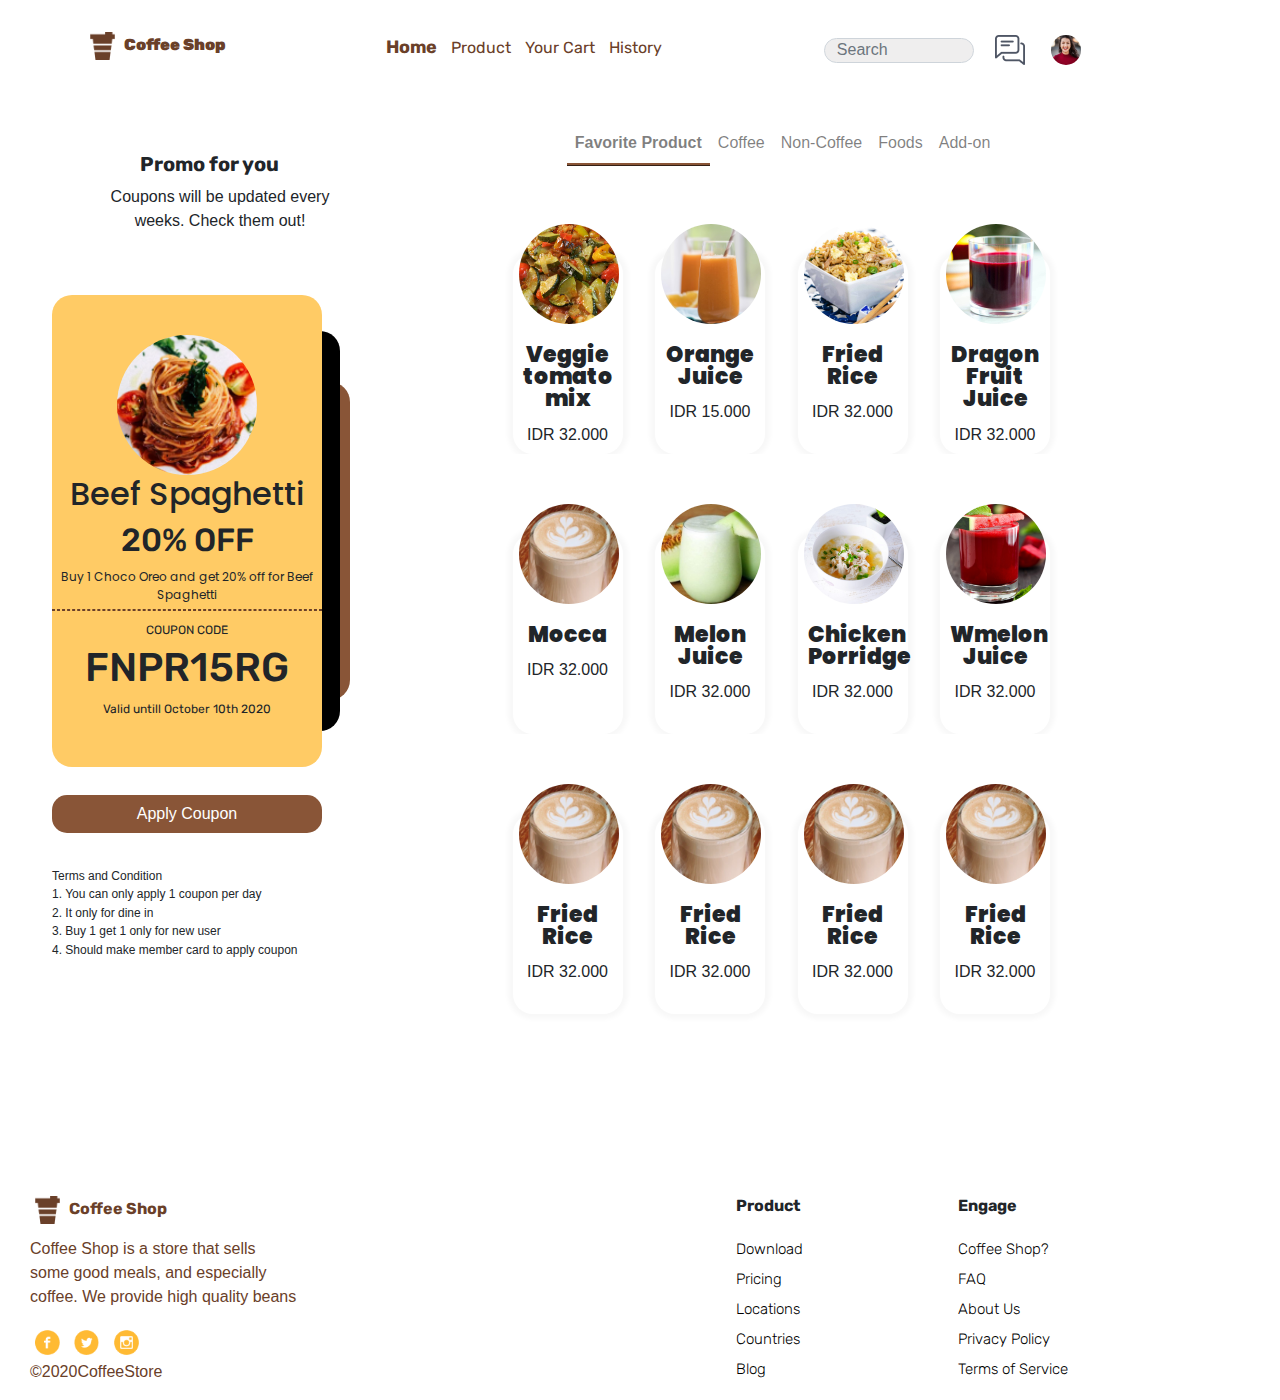
<file: index.html>
<!DOCTYPE html>
<html lang="en">
<head>
    <meta charset="UTF-8">
    <meta name="viewport" content="width=device-width, initial-scale=1.0">
    <title>Home</title>

    <!-- Import Bootstrap CSS -->
    <link rel="stylesheet" href="https://maxcdn.bootstrapcdn.com/bootstrap/4.0.0/css/bootstrap.min.css" integrity="sha384-Gn5384xqQ1aoWXA+058RXPxPg6fy4IWvTNh0E263XmFcJlSAwiGgFAW/dAiS6JXm" crossorigin="anonymous">

    <!-- Import Font -->
    <link rel="preconnect" href="https://fonts.gstatic.com">
    <link href="https://fonts.googleapis.com/css2?family=Rubik&display=swap" rel="stylesheet">

    <link rel="preconnect" href="https://fonts.gstatic.com">
    <link href="https://fonts.googleapis.com/css2?family=Poppins:ital@0;1&display=swap" rel="stylesheet">


    <!-- Import CSS  -->
    <link rel="stylesheet" href="customer/style/style_detail_index.css">

    <!-- Import Icon from Font Awesome -->
    <link rel="stylesheet" href="https://cdnjs.cloudflare.com/ajax/libs/font-awesome/4.7.0/css/font-awesome.min.css"/>

</head>
<body>
    <!-- Start Header -->
    <div class="container-fluid header-set position-fixed">
        <header class="container">  
            <div class="header-logo rubik">
                <img src="img/coffee 1.png" alt="coffee-logo">
                <p><strong>Coffee Shop</strong></p>
            </div>
            
            <div class="header-menu rubik">
                <ul>
                    <li><a class="active" href="index.html">Home</a></li>
                    <li><a href="customer/product.html">Product</a></li>
                    <li><a href="customer/payment.html">Your Cart</a></li>
                    <li><a href="customer/history.html">History</a></li>
                </ul>
            </div>
            
            <div class="header-bar">
                <span class="fa fa-bars fa-2x"></span>
                <a href="customer/profile.html" class="btn"><img class="photo rounded-circle" src="img/image 39.png" alt="profile"></a>                        
                <a href="#" class="btn"><img class="msg" src="img/chat_icon.png" alt="chat-icon"></a> 

            </div>
            
            <div class="header-profile">
                <nav >
                    
                    <form class="form-inline">
                      <input class="form-control mr-sm-2" type="search" placeholder="Search" aria-label="Search">                  
                      
                      <a href="#" class="btn"><img src="img/chat_icon.png" alt="chat-icon"></a> 
                      <a href="customer/profile.html" class="btn"><img class="rounded-circle" src="img/image 39.png" alt="profile"></a>    
                    </form>
                    
                  </nav>
            </div>

        </header>
    </div>
    
    <!-- End Header -->

    <!-- Start Content -->
    <div class="container-fluid main-set ">
        <main class="container">
          
            <div class="row">
              
                <div class="col-lg-3 col-md-12 left-side">
                  
                    <h1 class="rubik promo_info">Promo for you</h1>
                    <p class="promo_info">Coupons will be updated every weeks. Check them out!</p>
                    <div class="box1">                    
                      <img class="rounded-circle" src="customer/img/image 29.png" alt="spaghetti">
                      <h2 class="poppins">Beef Spaghetti</h2>
                      <h2>20% OFF</h2>
                      <p class="poppins">Buy 1 Choco Oreo and get 20% off for Beef Spaghetti</p>
                      <div class="line"></div>
                      <p>COUPON CODE</p>
                      <h1>FNPR15RG</h1>
                      <p>Valid untill October 10th 2020</p>

                    </div>
                    
                    <div class="box2"></div>
                    <div class="box3"></div>

                    <button class="btn apply_coupon" type="submit">Apply Coupon</button>
                    <div id="terms">
                      <p class="coupon">Terms and Condition </p>
                      <p class="coupon">1. You can only apply 1 coupon per day </p>
                      <p class="coupon">2. It only for dine in </p>
                      <p class="coupon">3. Buy 1 get 1 only for new user</p>
                      <p class="coupon">4. Should make member card to apply coupon</p>
                        
                    </div>
                        
                  
                </div>
                <div class="col-lg-9 col-md-12">
                    <!-- Start Navbar -->
                    <nav class="navbar navbar-expand-lg navbar-expand-md navbar-expand-sm navbar-light ">
                      <div class="collapse navbar-collapse justify-content-center" id="navbarNav">
                        <ul class="navbar-nav ">
                          <li class="nav-item">
                            <a class="nav-link on" href="#">Favorite Product</a>
                          </li>

                          <li class="nav-item">
                            <a class="nav-link" href="#">Coffee</a>
                          </li>
                          <li class="nav-item">
                            <a class="nav-link" href="#">Non-Coffee</a>
                          </li>
                          <li class="nav-item">
                            <a class="nav-link" href="#">Foods</a>
                          </li>
                          <li class="nav-item">
                            <a class="nav-link" href="#">Add-on</a>
                          </li>
                        </ul>
                      </div>
                    </nav>                
                    <!-- End Navbar -->

                    <!-- Start Detail Menu -->
                    <div class="row ">
                      <div class="col-lg-2 offset-lg-2 col-md-3 col-sm-6">
                          <div class="menu">
                            <img class="rounded-circle p" src="img/IMG_3850.jpg" alt="thumbnail" style="width:100px">
                            <p class="poppins menu-title"><strong>Veggie tomato mix</strong></p>
                            <p class="price">IDR 32.000</p>
                          </div>
                      </div>
                      <div class="col-lg-2 col-md-3 col-sm-6">
                        <div class="menu">
                          <img class="rounded-circle p" src="img/image.jpg" alt="thumbnail" style="width:100px">
                          <p class="poppins menu-title"><strong>Orange Juice</strong></p>
                          <p class="price">IDR 15.000</p>
                        </div>
                      </div>
                      <div class="col-lg-2 col-md-3 col-sm-6">
                        <div class="menu">
                          <img class="rounded-circle p" src="img/Fried-Rice-square.jpg" alt="thumbnail" style="width:100px">
                          <p class="poppins menu-title"><strong>Fried Rice</strong></p>
                          <p class="price">IDR 32.000</p>
                        </div>
                      </div>
                      <div class="col-lg-2 col-md-3 col-sm-6">
                        <div class="menu">
                          <img class="rounded-circle p" src="img/Beet-Juice-Recipe-1200.jpg" alt="thumbnail" style="width:100px">
                          <p class="poppins menu-title"><strong>Dragon Fruit Juice</strong></p>
                          <p class="price">IDR 32.000</p>
                        </div>
                      </div>
                    </div>

                    <div class="row ">
                      <div class="col-lg-2 offset-lg-2 col-md-3 col-sm-6">
                          <div class="menu">
                            <img class="rounded-circle p" src="customer/img/image 22.png" alt="thumbnail" style="width:100px">
                            <p class="poppins menu-title"><strong>Mocca</strong></p>
                            <p class="price">IDR 32.000</p>
                          </div>
                      </div>
                      <div class="col-lg-2 col-md-3 col-sm-6">
                        <div class="menu">
                          <img class="rounded-circle p" src="img/resep-jus-melon-sari-kelapa-untuk-segarkan-pikiran-0cDYI0vsad.jpg" alt="thumbnail" style="width:100px">
                          <p class="poppins menu-title"><strong>Melon Juice</strong></p>
                          <p class="price">IDR 32.000</p>
                        </div>
                      </div>
                      <div class="col-lg-2 col-md-3 col-sm-6">
                        <div class="menu">
                          <img class="rounded-circle p" src="img/shredded-chicken-porridge1.jpg" alt="thumbnail" style="width:100px">
                          <p class="poppins menu-title"><strong>Chicken Porridge</strong></p>
                          <p class="price">IDR 32.000</p>
                        </div>
                      </div>
                      <div class="col-lg-2 col-md-3 col-sm-6">
                        <div class="menu">
                          <img class="rounded-circle p" src="img/watermelon-beet-juice-picture.jpg" alt="thumbnail" style="width:100px">
                          <p class="poppins menu-title"><strong>Wmelon Juice</strong></p>
                          <p class="price">IDR 32.000</p>
                        </div>
                      </div>
                    </div>

                    <div class="row ">
                      <div class="col-lg-2 offset-lg-2 col-md-3 col-sm-6">
                          <div class="menu">
                            <img class="rounded-circle p" src="customer/img/image 22.png" alt="thumbnail" style="width:100px">
                            <p class="poppins menu-title"><strong>Fried Rice</strong></p>
                            <p class="price">IDR 32.000</p>
                          </div>
                      </div>
                      <div class="col-lg-2 col-md-3 col-sm-6">
                        <div class="menu">
                          <img class="rounded-circle p" src="customer/img/image 22.png" alt="thumbnail" style="width:100px">
                          <p class="poppins menu-title"><strong>Fried Rice</strong></p>
                          <p class="price">IDR 32.000</p>
                        </div>
                      </div>
                      <div class="col-lg-2 col-md-3 col-sm-6">
                        <div class="menu">
                          <img class="rounded-circle p" src="customer/img/image 22.png" alt="thumbnail" style="width:100px">
                          <p class="poppins menu-title"><strong>Fried Rice</strong></p>
                          <p class="price">IDR 32.000</p>
                        </div>
                      </div>
                      <div class="col-lg-2 col-md-3 col-sm-6">
                        <div class="menu">
                          <img class="rounded-circle p" src="customer/img/image 22.png" alt="thumbnail" style="width:100px">
                          <p class="poppins menu-title"><strong>Fried Rice</strong></p>
                          <p class="price">IDR 32.000</p>
                        </div>
                      </div>
                    </div>
                   
                    <!-- End Detail Menu -->
                </div>
            </div>
        </main>

    </div>
    
    <!-- End Content -->

    <!-- Start Footer -->
    <div class="container-fluid position-relative" id="footer-set">
      <footer class="container position-absolute">
          <div class="about">
              <img src="img/coffee 1.png" alt="coffee-logo">
              <p class="rubik">Coffee Shop</p>
              <div class="description">
                  <p class="font-weight-light">Coffee Shop is a store that sells some good meals, and especially coffee. We provide high quality beans</p>
                  
              </div>
              <div class="social-media">
                  <img src="img/facebook_logo.png" alt="fb">
                  <img src="img/twitter_logo.png" alt="twitter">
                  <img src="img/instagram_logo.png" alt="ig">
              </div>
              <p class="font-weight-light">&copy;2020CoffeeStore</p>
              
          </div>
          <div class="product">
              <p class="rubik">Product</p>
              <ul class="rubik ">
                  <li><a href="#">Download</a></li>
                  <li><a href="#">Pricing</a></li>
                  <li><a href="#">Locations</a></li>
                  <li><a href="#">Countries</a></li>
                  <li><a href="#">Blog</a></li>
              </ul>
          </div>
          <div class="engage">
              <p class="rubik">Engage</p>
              <ul class="rubik  ">
                  <li><a href="#">Coffee Shop?</a></li>
                  <li><a href="#">FAQ</a></li>
                  <li><a href="#">About Us</a></li>
                  <li><a href="#">Privacy Policy</a></li>
                  <li><a href="#">Terms of Service</a></li>
              </ul>
          </div>
      </footer>
  </div>
    <!-- End Footer -->

</body>
</html>
</file>
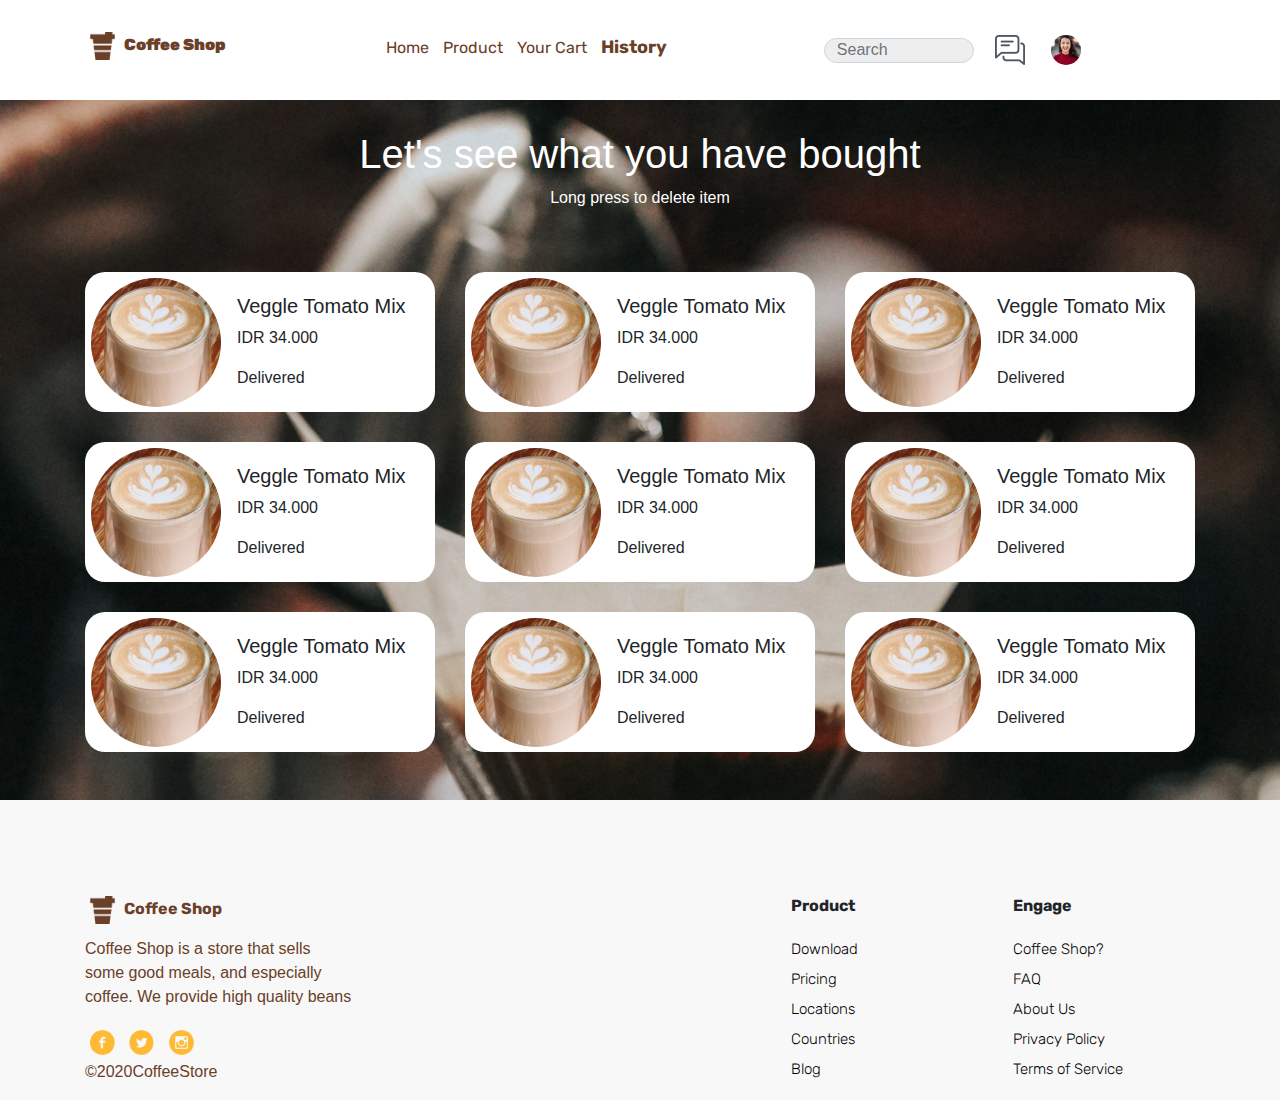
<file: customer/history.html>
<!DOCTYPE html>
<html lang="en">
<head>
    <meta charset="UTF-8">
    <meta name="viewport" content="width=device-width, initial-scale=1.0">
    <title>History</title>

    <!-- Import Bootstrap CSS -->
    <link rel="stylesheet" href="https://maxcdn.bootstrapcdn.com/bootstrap/4.0.0/css/bootstrap.min.css" integrity="sha384-Gn5384xqQ1aoWXA+058RXPxPg6fy4IWvTNh0E263XmFcJlSAwiGgFAW/dAiS6JXm" crossorigin="anonymous">

    <!-- Import Font -->
    <link rel="preconnect" href="https://fonts.gstatic.com">
    <link href="https://fonts.googleapis.com/css2?family=Rubik&display=swap" rel="stylesheet">

    <link rel="preconnect" href="https://fonts.gstatic.com">
    <link href="https://fonts.googleapis.com/css2?family=Poppins:ital@0;1&display=swap" rel="stylesheet">


    <!-- Import CSS  -->
    <link rel="stylesheet" href="style/style_history.css">

    <!-- Import Icon from Font Awesome -->
    <link rel="stylesheet" href="https://cdnjs.cloudflare.com/ajax/libs/font-awesome/4.7.0/css/font-awesome.min.css"/>

    <!-- jQuery -->
    <script src="https://ajax.googleapis.com/ajax/libs/jquery/3.5.1/jquery.min.js"></script>
    <script>
        $(document).ready(function(){
          $(".basket").hover(function(){
            $(this).css("opacity", "0.6");
            $(".basket .option-appear").css("display", "block");
            }, function(){
            $(this).css("opacity", "1");
            $(".basket .option-appear").css("display", "none");
          });
        });
    </script>

</head>
<body>
    <!-- Start Header -->
    <div class="container-fluid header-set position-fixed">
        <header class="container">  
            <div class="header-logo rubik">
                <img src="../img/coffee 1.png" alt="coffee-logo">
                <p><strong>Coffee Shop</strong></p>
            </div>
            
            <div class="header-menu rubik">
                <ul>
                    <li><a href="../index.html">Home</a></li>
                    <li><a  href="product.html">Product</a></li>
                    <li><a href="payment.html">Your Cart</a></li>
                    <li><a class="active" href="history.html">History</a></li>
                </ul>
            </div>
            
            <div class="header-bar">
                <span class="fa fa-bars fa-2x"></span>
                <!-- <img class="photo rounded-circle" src="../img/image 39.png" alt="profile"> -->
                <!-- <img class="msg" src="../img/chat_icon.png" alt="chat-icon"> -->
                <a href="#" class="btn"><img class="msg" src="../img/chat_icon.png" alt="chat-icon"></a> 
                <a href="profile.html" class="btn"><img class="photo rounded-circle" src="../img/image 39.png" alt="profile"></a>                        
                
            </div>
            
            <div class="header-profile">
                <nav >
                    
                    <form class="form-inline">
                      <input class="form-control mr-sm-2" type="search" placeholder="Search" aria-label="Search">                     
                      
                      <a href="#" class="btn"><img src="../img/chat_icon.png" alt="chat-icon"></a> 
                      <a href="http://127.0.0.1:5501/customer/profile.html" class="btn"><img class="rounded-circle" src="../img/image 39.png" alt="profile"></a>                        
                      
                    </form>
                    
                  </nav>
            </div>

        </header>
    </div>
    <div class="header-line"></div>
    <!-- End Header -->

    <!-- Start Content -->
    <div class="container-fluid" id= "content-set" >
        <main class="container" >
            <div class="row">
                <div class="col-lg-12 main-title">
                    <h1>Let's see what you have bought</h1>
                    <p>Long press to delete item</p>
                </div>
            </div>
            
            <p></p>
            <div class="row">
                <div class="col-lg-4">
                    <div class="btn basket text-left" id="1">
                        <div class="option-appear">
                            <button type="button" class="btn a rounded-circle"><i class="fa fa-trash "></i></button>

                            <button type="button" class="btn b rounded-circle"><i class="fa fa-times "></i></button>
                        </div>
                        
                        <div class="media">
                            <img class="align-self-center mr-3 rounded-circle " src="img/image 22.png" alt="Generic placeholder image">
                            <div class="media-body">
                              <h5 class="pt-3">Veggle Tomato Mix</h5>
                              <p>IDR 34.000</p>
                              <p class="mb-0">Delivered</p>
                            </div>
                        </div>
                    </div>
                </div>
                <div class="col-lg-4">
                    <div class="btn basket text-left" id="2">
                        <div class="option-appear">
                            <button type="button" class="btn a rounded-circle"><i class="fa fa-trash "></i></button>

                            <button type="button" class="btn b rounded-circle"><i class="fa fa-times "></i></button>
                        </div>
                        
                        <div class="media">
                            <img class="align-self-center mr-3 rounded-circle " src="img/image 22.png" alt="Generic placeholder image">
                            <div class="media-body">
                              <h5 class="pt-3">Veggle Tomato Mix</h5>
                              <p>IDR 34.000</p>
                              <p class="mb-0">Delivered</p>
                            </div>
                        </div>
                    </div>
                </div>
                <div class="col-lg-4">
                    <div class="btn basket text-left" id="2">
                        <div class="option-appear">
                            <button type="button" class="btn a rounded-circle"><i class="fa fa-trash "></i></button>

                            <button type="button" class="btn b rounded-circle"><i class="fa fa-times "></i></button>
                        </div>
                        
                        <div class="media">
                            <img class="align-self-center mr-3 rounded-circle " src="img/image 22.png" alt="Generic placeholder image">
                            <div class="media-body">
                              <h5 class="pt-3">Veggle Tomato Mix</h5>
                              <p>IDR 34.000</p>
                              <p class="mb-0">Delivered</p>
                            </div>
                        </div>
                    </div>
                </div>
            </div>

            
            <div class="row">
                <div class="col-lg-4">
                    <div class="btn basket text-left" id="2">
                        <div class="option-appear">
                            <button type="button" class="btn a rounded-circle"><i class="fa fa-trash "></i></button>

                            <button type="button" class="btn b rounded-circle"><i class="fa fa-times "></i></button>
                        </div>
                        
                        <div class="media">
                            <img class="align-self-center mr-3 rounded-circle " src="img/image 22.png" alt="Generic placeholder image">
                            <div class="media-body">
                              <h5 class="pt-3">Veggle Tomato Mix</h5>
                              <p>IDR 34.000</p>
                              <p class="mb-0">Delivered</p>
                            </div>
                        </div>
                    </div>
                </div>
                <div class="col-lg-4">
                    <div class="btn basket text-left" id="2">
                        <div class="option-appear">
                            <button type="button" class="btn a rounded-circle"><i class="fa fa-trash "></i></button>

                            <button type="button" class="btn b rounded-circle"><i class="fa fa-times "></i></button>
                        </div>
                        
                        <div class="media">
                            <img class="align-self-center mr-3 rounded-circle " src="img/image 22.png" alt="Generic placeholder image">
                            <div class="media-body">
                              <h5 class="pt-3">Veggle Tomato Mix</h5>
                              <p>IDR 34.000</p>
                              <p class="mb-0">Delivered</p>
                            </div>
                        </div>
                    </div>
                </div>
                <div class="col-lg-4">
                    <div class="btn basket text-left" id="2">
                        <div class="option-appear">
                            <button type="button" class="btn a rounded-circle"><i class="fa fa-trash "></i></button>

                            <button type="button" class="btn b rounded-circle"><i class="fa fa-times "></i></button>
                        </div>
                        
                        <div class="media">
                            <img class="align-self-center mr-3 rounded-circle " src="img/image 22.png" alt="Generic placeholder image">
                            <div class="media-body">
                              <h5 class="pt-3">Veggle Tomato Mix</h5>
                              <p>IDR 34.000</p>
                              <p class="mb-0">Delivered</p>
                            </div>
                        </div>
                    </div>
                </div>
            </div>

            
            <div class="row">
                <div class="col-lg-4">
                    <div class="btn basket text-left" id="2">
                        <div class="option-appear">
                            <button type="button" class="btn a rounded-circle"><i class="fa fa-trash "></i></button>

                            <button type="button" class="btn b rounded-circle"><i class="fa fa-times "></i></button>
                        </div>
                        
                        <div class="media">
                            <img class="align-self-center mr-3 rounded-circle " src="img/image 22.png" alt="Generic placeholder image">
                            <div class="media-body">
                              <h5 class="pt-3">Veggle Tomato Mix</h5>
                              <p>IDR 34.000</p>
                              <p class="mb-0">Delivered</p>
                            </div>
                        </div>
                    </div>
                </div>
                <div class="col-lg-4">
                    <div class="btn basket text-left" id="2">
                        <div class="option-appear">
                            <button type="button" class="btn a rounded-circle"><i class="fa fa-trash "></i></button>

                            <button type="button" class="btn b rounded-circle"><i class="fa fa-times "></i></button>
                        </div>
                        
                        <div class="media">
                            <img class="align-self-center mr-3 rounded-circle " src="img/image 22.png" alt="Generic placeholder image">
                            <div class="media-body">
                              <h5 class="pt-3">Veggle Tomato Mix</h5>
                              <p>IDR 34.000</p>
                              <p class="mb-0">Delivered</p>
                            </div>
                        </div>
                    </div>
                </div>
                <div class="col-lg-4">
                    <div class="btn basket text-left" id="2">
                        <div class="option-appear">
                            <button type="button" class="btn a rounded-circle"><i class="fa fa-trash "></i></button>

                            <button type="button" class="btn b rounded-circle"><i class="fa fa-times "></i></button>
                        </div>
                        
                        <div class="media">
                            <img class="align-self-center mr-3 rounded-circle " src="img/image 22.png" alt="Generic placeholder image">
                            <div class="media-body">
                              <h5 class="pt-3">Veggle Tomato Mix</h5>
                              <p>IDR 34.000</p>
                              <p class="mb-0">Delivered</p>
                            </div>
                        </div>
                    </div>
                </div>
            </div>
            
        </main>

    </div>
    <!-- End Content -->

    <!-- Start Footer -->
    <div class="container-fluid" id="footer-set">
    <footer class="container">
        <div class="about">
            <img src="../img/coffee 1.png" alt="coffee-logo">
            <p class="rubik">Coffee Shop</p>
            <div class="description">
                <p class="font-weight-light">Coffee Shop is a store that sells some good meals, and especially coffee. We provide high quality beans</p>
                
            </div>
            <div class="social-media">
                <img src="../img/facebook_logo.png" alt="fb">
                <img src="../img/twitter_logo.png" alt="twitter">
                <img src="../img/instagram_logo.png" alt="ig">
            </div>
            <p class="font-weight-light">&copy;2020CoffeeStore</p>
            
        </div>
        <div class="product">
            <p class="rubik">Product</p>
            <ul class="rubik ">
                <li><a href="#">Download</a></li>
                <li><a href="#">Pricing</a></li>
                <li><a href="#">Locations</a></li>
                <li><a href="#">Countries</a></li>
                <li><a href="#">Blog</a></li>
            </ul>
        </div>
        <div class="engage">
            <p class="rubik">Engage</p>
            <ul class="rubik  ">
                <li><a href="#">Coffee Shop?</a></li>
                <li><a href="#">FAQ</a></li>
                <li><a href="#">About Us</a></li>
                <li><a href="#">Privacy Policy</a></li>
                <li><a href="#">Terms of Service</a></li>
            </ul>
        </div>
    </footer>
    </div>
    <!-- End Footer -->

</body>
</file>
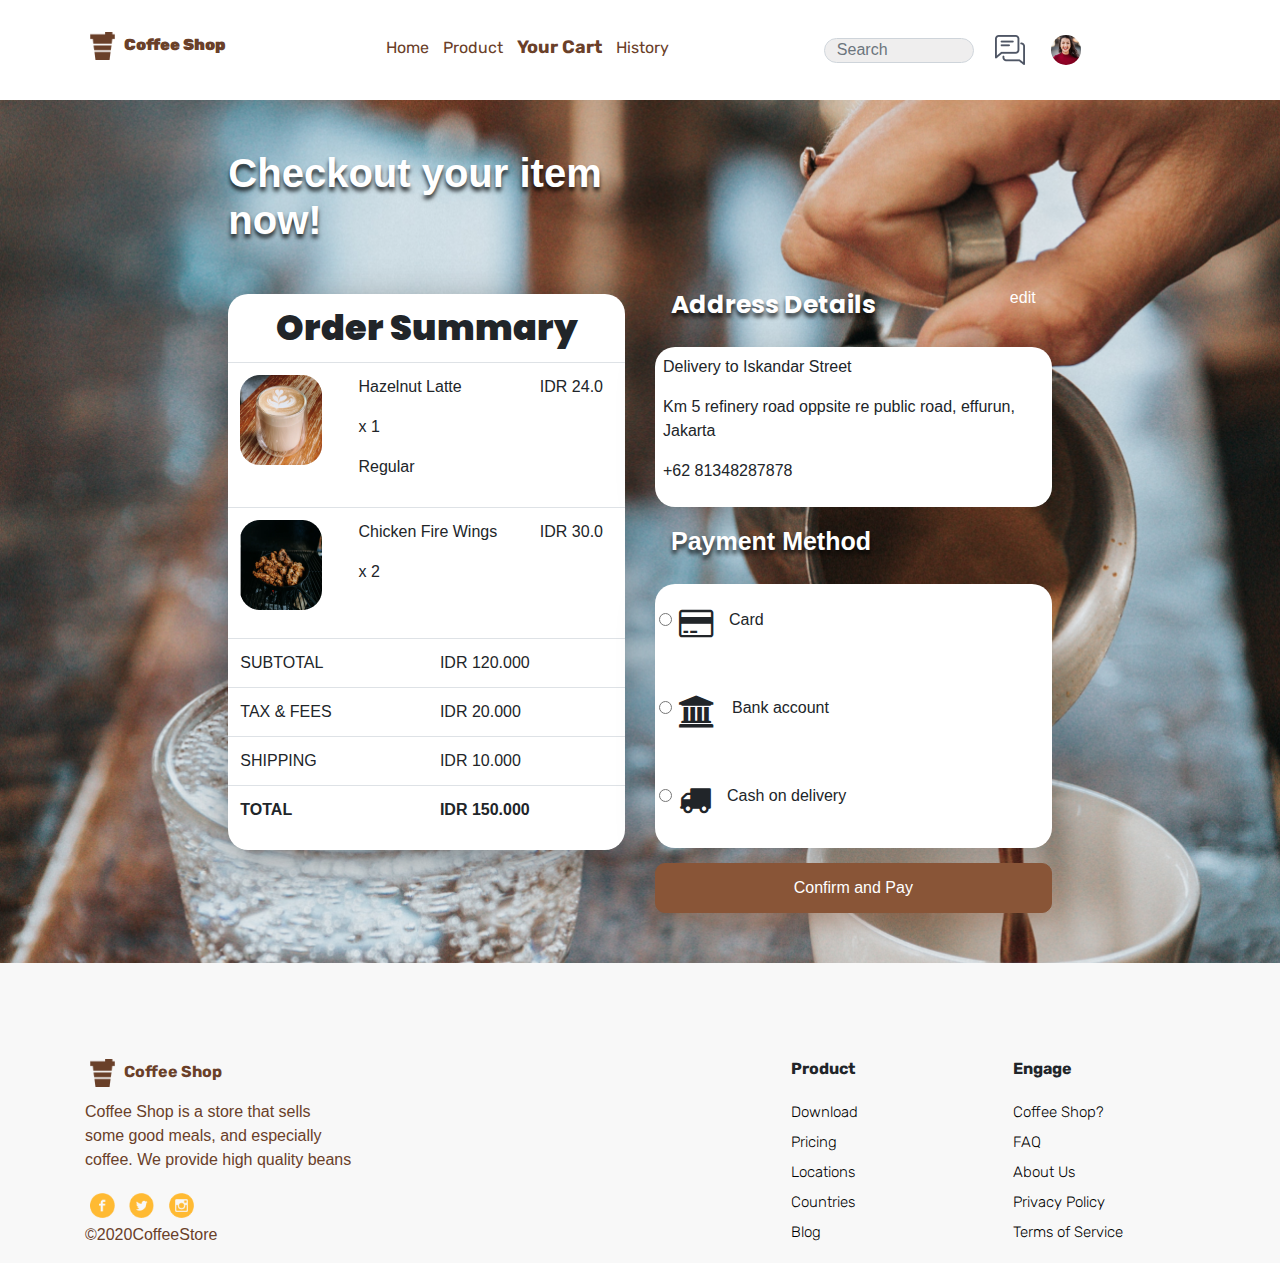
<file: customer/payment.html>
<!DOCTYPE html>
<html lang="en">
<head>
    <meta charset="UTF-8">
    <meta name="viewport" content="width=device-width, initial-scale=1.0">
    <title>Payment</title>

    <!-- Import Bootstrap CSS -->
    <link rel="stylesheet" href="https://maxcdn.bootstrapcdn.com/bootstrap/4.0.0/css/bootstrap.min.css" integrity="sha384-Gn5384xqQ1aoWXA+058RXPxPg6fy4IWvTNh0E263XmFcJlSAwiGgFAW/dAiS6JXm" crossorigin="anonymous">

    <!-- Import Font -->
    <link rel="preconnect" href="https://fonts.gstatic.com">
    <link href="https://fonts.googleapis.com/css2?family=Rubik&display=swap" rel="stylesheet">

    <link rel="preconnect" href="https://fonts.gstatic.com">
    <link href="https://fonts.googleapis.com/css2?family=Poppins:ital@0;1&display=swap" rel="stylesheet">


    <!-- Import CSS  -->
    <link rel="stylesheet" href="style/style_payment.css">

    <!-- Import Icon from Font Awesome -->
    <link rel="stylesheet" href="https://cdnjs.cloudflare.com/ajax/libs/font-awesome/4.7.0/css/font-awesome.min.css"/>

</head>
<body>
    <!-- Start Header -->
    <div class="container-fluid header-set position-fixed">
        <header class="container">  
            <div class="header-logo rubik">
                <img src="../img/coffee 1.png" alt="coffee-logo">
                <p><strong>Coffee Shop</strong></p>
            </div>
            
            <div class="header-menu rubik">
                <ul>
                    <li><a href="../index.html">Home</a></li>
                    <li><a href="product.html">Product</a></li>
                    <li><a class="active" href="payment.html">Your Cart</a></li>
                    <li><a href="history.html">History</a></li>
                </ul>
            </div>
            
            <div class="header-bar">
                <span class="fa fa-bars fa-2x"></span>
                <a href="profile.html" class="btn"><img class="photo rounded-circle" src="../img/image 39.png" alt="profile"></a>                        
                <a href="#" class="btn"><img class="msg" src="../img/chat_icon.png" alt="chat-icon"></a> 
            </div>
            
            <div class="header-profile">
                <nav >
                    <!-- <span class="fa fa-search fa-lg"></span> -->
                    <form class="form-inline">
                      <input class="form-control mr-sm-2" type="search" placeholder="Search" aria-label="Search">   
                    
                      <a href="#" class="btn"><img src="../img/chat_icon.png" alt="chat-icon"></a> 
                      <a href="profile.html" class="btn"><img class="rounded-circle" src="../img/image 39.png" alt="profile"></a> 
                    </form>
                    
                  </nav>
            </div>

        </header>
    </div>
    <div class="header-line"></div>
    <!-- End Header -->

    <!-- Start Content -->
    <div class="container-fluid" id="content-set">
        <main>
            <div class="row">
                <section class="col-lg-4 offset-lg-2 col-md-12">
                  <p class="checkout-item">Checkout your item now!</p>                    
                  <div class="d-flex flex-column box-payment">
                        
                        <div class="p-2 poppins order-summary"><strong>Order Summary</strong></div>
                          <div class="table-responsive-sm">
                            <table class="table">
                                <tbody>
                                    <tr>                                      
                                      <td><img src="img/image 36.png" alt="latte"></td>
                                      <td>
                                          <p>Hazelnut Latte</p>
                                          <p>x 1</p>
                                          <p>Regular</p>
                                      </td>
                                      <td>IDR 24.0</td>
                                    </tr>
                                    <tr>                                      
                                      <td><img src="img/image 37.png" alt="chicken wings"></td>
                                      <td>
                                           <p>Chicken Fire Wings</p>
                                           <p>x 2</p>
                                           <p></p>
                                      </td>
                                      <td>IDR 30.0</td>
                                    </tr>                                   
                                  </tbody>
                            </table>
                          </div>
                          <div class="table-responsive-sm">
                            <table class="table">
                                <tbody>
                                    <tr >                                  
                                    
                                      <td>SUBTOTAL</td>
                                      <td>IDR 120.000</td>

                                    </tr>
                                    <tr>                                  
                                    
                                      <td>TAX & FEES</td>
                                      <td>IDR 20.000</td>
                                      
                                    </tr> 
                                    <tr>                                  
                                    
                                        <td>SHIPPING</td>
                                        <td>IDR 10.000</td>
                                        
                                    </tr>
                                    <tr>                                  
                                    
                                        <td><strong>TOTAL</strong></td>
                                        <td><strong>IDR 150.000</strong></td>
                                        
                                    </tr>                                
                                  </tbody>
                            </table>
                          </div>
                          
                      
                  </div>
                </section>
                <section class="col-lg-4 col-md-12">
                  <div class="box-details">

                    <div class="d-flex flex-column ">
                        <div class=" d-flex p-2 justify-content-between">
                            <h4 class="p-2 title-box1 poppins">Address Details</h4>
                            <a class="p-2 align-bottom" href="">edit</a>
                        </div>
                        <div class="p-2 box-address-details">
                            <p>Delivery to Iskandar Street</p>
                            <p>Km 5 refinery road oppsite re
                                public road, effurun, Jakarta</p>
                            <p>+62 81348287878</p>
                        </div>                        
                    </div>

                    <div class="d-flex flex-column ">
                        <h4 class="p-3">Payment Method</h4>
                        <div class="box-payment-method">
                            <div class="p-4 form-check ">
                            
                                <input class="form-check-input" type="radio" name="inlineRadioOptions" id="inlineRadio1" value="option1">
                                <label class="form-check-label media" for="inlineRadio1">
                                    
                                        <span class="fa fa-credit-card fa-2x mr-3 align-self-top"></span>
                                        <div class="media-body">
                                          <p class="mt-0 ">Card</p>
                                        </div>
                                      
                                </label>
                                  
                            </div>
                            <div class="p-4 form-check ">
                                
                                <input class="form-check-input" type="radio" name="inlineRadioOptions" id="inlineRadio1" value="option2">
                                <label class="form-check-label media" for="inlineRadio1">
                                    
                                        <span class="fa fa-university fa-2x mr-3 align-self-top"></span>
                                        <div class="media-body">
                                          <p class="mt-0 ">Bank account</p>
                                        </div>
                                      
                                </label>
                                  
                            </div>
                            <div class="p-4 form-check ">
                                
                                <input class="form-check-input" type="radio" name="inlineRadioOptions" id="inlineRadio1" value="option2">
                                <label class="form-check-label media" for="inlineRadio1">
                                    
                                        <span class="fa fa-truck fa-2x mr-3 align-self-top"></span>
                                        <div class="media-body">
                                          <p class="mt-0 ">Cash on delivery</p>
                                        </div>
                                      
                                </label>
                                  
                            </div>              
                        </div>
                                        
                    </div>
                    
                    <input class="btn btn-primary" type="submit" value="Confirm and Pay  ">
                    
                  </div>
                   
                </section>
     
            </div>
            
        </main>

    </div>
    <!-- End Content -->

 <!-- Start Footer -->
 <div class="container-fluid" id="footer-set">
    <footer class="container">
        <div class="about">
            <img src="../img/coffee 1.png" alt="coffee-logo">
            <p class="rubik">Coffee Shop</p>
            <div class="description">
                <p class="font-weight-light">Coffee Shop is a store that sells some good meals, and especially coffee. We provide high quality beans</p>
                
            </div>
            <div class="social-media">
                <img src="../img/facebook_logo.png" alt="fb">
                <img src="../img/twitter_logo.png" alt="twitter">
                <img src="../img/instagram_logo.png" alt="ig">
            </div>
            <p class="font-weight-light">&copy;2020CoffeeStore</p>
            
        </div>
        <div class="product">
            <p class="rubik">Product</p>
            <ul class="rubik ">
                <li><a href="#">Download</a></li>
                <li><a href="#">Pricing</a></li>
                <li><a href="#">Locations</a></li>
                <li><a href="#">Countries</a></li>
                <li><a href="#">Blog</a></li>
            </ul>
        </div>
        <div class="engage">
            <p class="rubik">Engage</p>
            <ul class="rubik  ">
                <li><a href="#">Coffee Shop?</a></li>
                <li><a href="#">FAQ</a></li>
                <li><a href="#">About Us</a></li>
                <li><a href="#">Privacy Policy</a></li>
                <li><a href="#">Terms of Service</a></li>
            </ul>
        </div>
    </footer>
</div>
<!-- End Footer -->

</body>
</file>
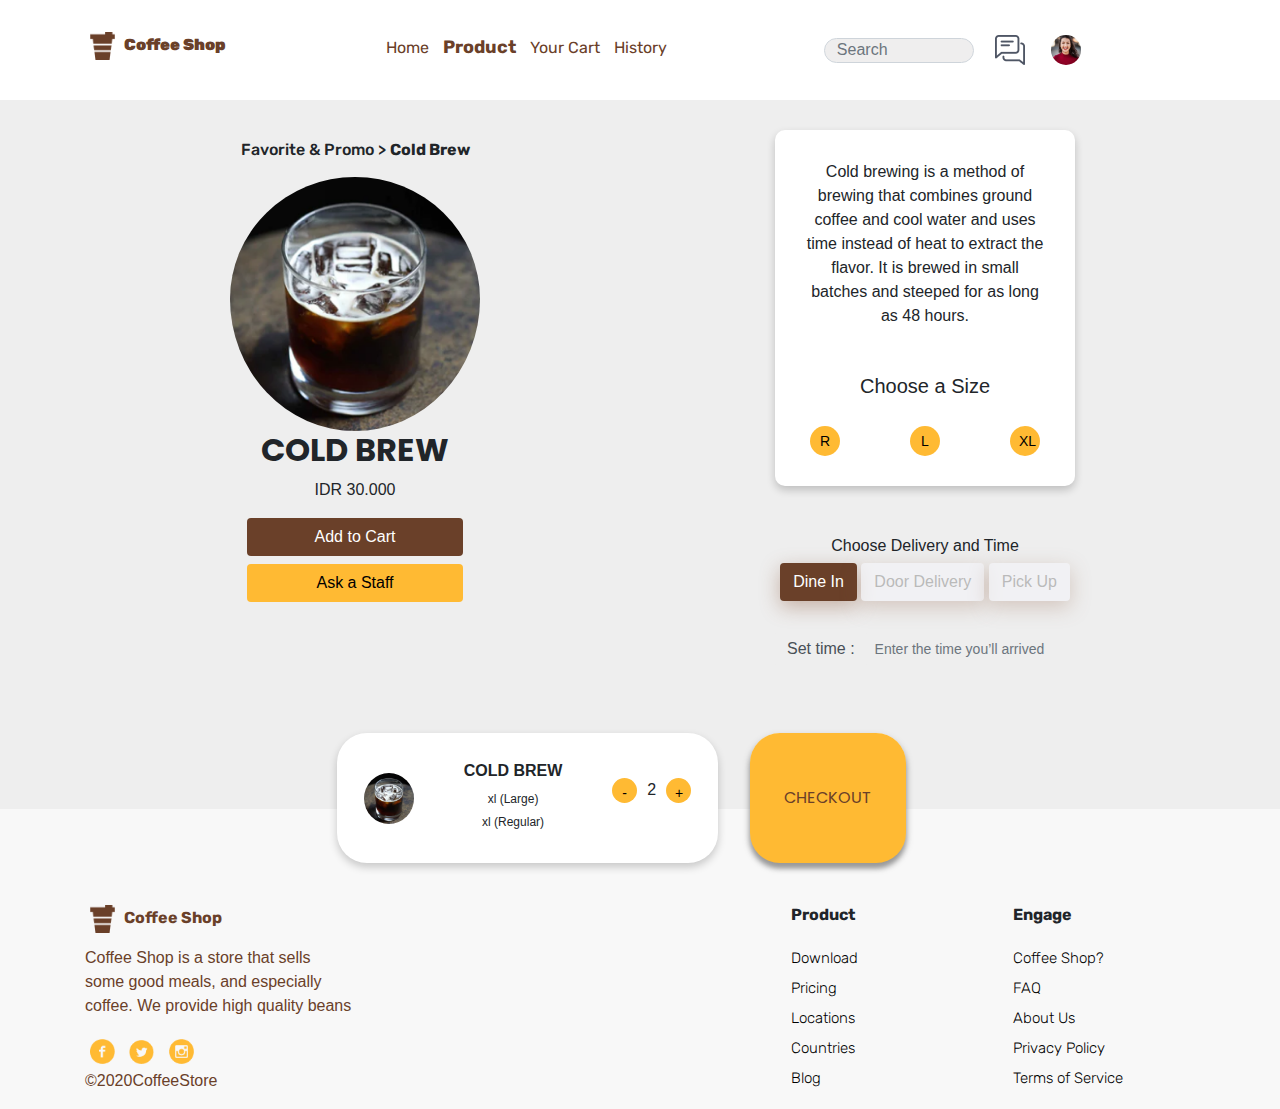
<file: customer/product.html>
<!DOCTYPE html>
<html lang="en">
<head>
    <meta charset="UTF-8">
    <meta name="viewport" content="width=device-width, initial-scale=1.0">
    <title>Product</title>

    <!-- Import Bootstrap CSS -->
    <link rel="stylesheet" href="https://maxcdn.bootstrapcdn.com/bootstrap/4.0.0/css/bootstrap.min.css" integrity="sha384-Gn5384xqQ1aoWXA+058RXPxPg6fy4IWvTNh0E263XmFcJlSAwiGgFAW/dAiS6JXm" crossorigin="anonymous">

    <!-- Import Font -->
    <link rel="preconnect" href="https://fonts.gstatic.com">
    <link href="https://fonts.googleapis.com/css2?family=Rubik&display=swap" rel="stylesheet">

    <link rel="preconnect" href="https://fonts.gstatic.com">
    <link href="https://fonts.googleapis.com/css2?family=Poppins:ital@0;1&display=swap" rel="stylesheet">


    <!-- Import CSS  -->
    <link rel="stylesheet" href="style/style_product.css">

    <!-- Import Icon from Font Awesome -->
    <link rel="stylesheet" href="https://cdnjs.cloudflare.com/ajax/libs/font-awesome/4.7.0/css/font-awesome.min.css"/>

</head>
<body>
    <!-- Start Header -->
    <div class="container-fluid header-set position-fixed">
        <header class="container">  
            <div class="header-logo rubik">
                <img src="../img/coffee 1.png" alt="coffee-logo">
                <p><strong>Coffee Shop</strong></p>
            </div>
            
            <div class="header-menu rubik">
                <ul>
                    <li><a href="../index.html">Home</a></li>
                    <li><a class="active" href="product.html">Product</a></li>
                    <li><a href="payment.html">Your Cart</a></li>
                    <li><a  href="history.html">History</a></li>
                </ul>
            </div>
            
            <div class="header-bar">
                <span class="fa fa-bars fa-3x"></span>
                <a href="profile.html" class="btn"><img class="photo rounded-circle" src="../img/image 39.png" alt="profile"></a>                        
                <a href="#" class="btn"><img class="msg" src="../img/chat_icon.png" alt="chat-icon"></a> 
            </div>
            
            <div class="header-profile">
                <nav >
                    <!-- <span class="fa fa-search fa-lg"></span> -->
                    <form class="form-inline">
                      <input class="form-control mr-sm-2" type="search" placeholder="Search" aria-label="Search">   
                    
                      <a href="#" class="btn"><img src="../img/chat_icon.png" alt="chat-icon"></a> 
                      <a href="profile.html" class="btn"><img class="rounded-circle" src="../img/image 39.png" alt="profile"></a>   
                    </form>
                    
                  </nav>
            </div>

        </header>
    </div>
    <div class="header-line"></div>
    <!-- End Header -->

    <!-- Start Content -->
    <div class="container-fluid main-set" >
        <main class="container position-relative">
            
            <div class="row">
                <div class="col-lg-6">
                    <section>
                        <h6 class="rubik">Favorite & Promo > <strong>Cold Brew</strong></h6>                    
                        <img class="img-set rounded-circle" src="img/image 25.png" alt="coldbrew">
                        <h2 class="poppins"><strong>COLD BREW</strong></h2>
                        <p>IDR 30.000</p>
                        <div class="button-set">
                            <button type="button" class="btn btn-1 rounded btn-md btn-block">Add to Cart</button>
                            <button type="button" class="btn btn-2 rounded btn-md btn-block">Ask a Staff</button>
                        </div>          
                    </section>                        
                </div>

                <div class="col-lg-6">
                    <div class="card-coldbrew2">
                        <p>Cold brewing is a method of brewing that combines ground coffee and cool water and uses time instead of heat to extract the flavor. It is brewed in small batches and steeped for as long as 48 hours.</p>
                        <h5>Choose a Size</h5>
                        <div class="d-flex justify-content-around">
                            <button type="button" class="btn btn-sm rounded-circle">R</button>
                            <button type="button" class="btn btn-sm rounded-circle">L</button>
                            <button type="button" class="btn btn-sm rounded-circle">XL</button>
                        </div>
                        
                    </div>
                    <div class="card-coldbrew3 mt-5">
                      <h6>Choose Delivery and Time</h6>
                      <button type="button" class="btn ">Dine In</button>
                      <button type="button" class="btn " disabled>Door Delivery</button>
                      <button type="button" class="btn " disabled>Pick Up</button>
                    </div> 
                    <div class="input-group input-group-sm mb-3 mt-3 set-time">
                        
                          <span class="input-group-text left-time" >Set time :</span>
                          
                          <input type="text" class="form-control right-time" placeholder="Enter the time you’ll arrived" >
                    </div>

                </div>                
            </div>
            <div class="row ">
                <div class="col-lg-7 col-md-12">
                    <div class="card-coldbrew4 d-inline-flex flex-row align-items-center justify-content-around flex-wrap">
                        
                            <div class="p-2">
                                <img class="img-coldbrew rounded-circle " src="img/image 25.png" alt="coldbrew">                                
                            </div>
                            <div class="p-1 text-coldbrew ">                                
                                    <h6><strong>COLD BREW</strong></h6>
                                    <p>xl (Large)</p>
                                    <p>xl (Regular)</p>                                
                            </div>
                            <div class="p-2 counter-coldbrew d-flex justify-content-around">
                                <button type="button" class="btn btn-sm rounded-circle">-</button>
                                <p>2</p>
                                <button type="button" class="btn btn-sm rounded-circle">+</button>
                            </div>
                        
                    </div>
                </div>
                <div class="col-lg-5 col-md-12">
                    <div class="card-coldbrew5 poppins"><input type="button" class="btn" value="CHECKOUT"></div>
                </div>
            </div>
        </main>

    </div>
    <!-- End Content -->

    <!-- Start Footer -->
    <div class="container-fluid" id="footer-set">
        <footer class="container">
            <div class="about">
                <img src="../img/coffee 1.png" alt="coffee-logo">
                <p class="rubik">Coffee Shop</p>
                <div class="description">
                    <p class="font-weight-light">Coffee Shop is a store that sells some good meals, and especially coffee. We provide high quality beans</p>
                    
                </div>
                <div class="social-media">
                    <img src="../img/facebook_logo.png" alt="fb">
                    <img src="../img/twitter_logo.png" alt="twitter">
                    <img src="../img/instagram_logo.png" alt="ig">
                </div>
                <p class="font-weight-light">&copy;2020CoffeeStore</p>
                
            </div>
            <div class="product">
                <p class="rubik">Product</p>
                <ul class="rubik ">
                    <li><a href="#">Download</a></li>
                    <li><a href="#">Pricing</a></li>
                    <li><a href="#">Locations</a></li>
                    <li><a href="#">Countries</a></li>
                    <li><a href="#">Blog</a></li>
                </ul>
            </div>
            <div class="engage">
                <p class="rubik">Engage</p>
                <ul class="rubik  ">
                    <li><a href="#">Coffee Shop?</a></li>
                    <li><a href="#">FAQ</a></li>
                    <li><a href="#">About Us</a></li>
                    <li><a href="#">Privacy Policy</a></li>
                    <li><a href="#">Terms of Service</a></li>
                </ul>
            </div>
        </footer>
    </div>
    <!-- End Footer -->

</body>
</html>
</file>
<file: customer/style/style_detail_index.css>
html {
  margin: 0;
  padding: 0;
}

.poppins {
  font-family: "Poppins", sans-serif;
}

.header-set {
  background-color: white;
  z-index: 10;
}
header {
  height: 100px;
  margin: auto 5px;

  display: flex;
  align-items: center;
}

.rubik {
  font-family: "Rubik", sans-serif;
}

.header-logo img,
.about img {
  margin: 5px 5px;
  width: 25px;
}

.header-logo p,
.about p {
  display: inline-block;
  font-weight: 700;
  align-items: center;
  color: #6a4029;
}

.header-menu li {
  display: inline-block;
  margin-right: 10px;
  padding-top: 10px;
}

.header-bar .fa-bars,
.header-bar img {
  display: none;
  color: rgba(255, 186, 51, 1);
}

.header-menu li a {
  color: #6a4029;
}

.header-menu li a:hover {
  font-weight: 700;
  text-decoration: none;
}

/* .header-profile .fa-search {
  display: none;
} */

.header-logo {
  flex: 1;
}

.header-menu ul {
  padding-left: 0;
  margin-left: -50px;
}
.header-menu {
  flex: 1;
  color: #6a4029;
}

.header-profile {
  flex: 1;
}

.header-menu a.active {
  font-weight: 700;
  font-size: large;
}

.header-profile .form-control {
  border-radius: 30px;
  background-color: #efeeee;
}

.header-profile img.msg {
  margin-right: 20px;
  width: 25px;
  height: 25px;
}

.header-profile img.photo {
  border-radius: 50%;
  width: 30px;
  height: 30px;
  margin-right: 20px;
}

a {
  text-decoration: none;
}

.form-control.mr-sm-2 {
  width: 150px;
  height: 25px;
  margin-left: -20px;
}

/* CONTENT */
main {
  position: relative;
  min-height: 1000px;
  padding-top: 15px;
}

.navbar-nav a.on {
  font-weight: 700;
  border-bottom-style: ridge;
  border-bottom-color: #895537;
}

.main-set {
  /* background-color: #bcbaba; */
  padding-top: 100px;
}

.left-side {
  position: relative;
}
.promo_info {
  position: absolute;
}

/* h1.promo_info {
  left: 70px;
  z-index: 5;
} */
img.rounded-circle.p {
  width: 100px !important;
  height: 100px !important;
  object-fit: cover;
}
.box1,
.box2,
.box3 {
  border-radius: 20px;
  position: absolute;
  width: 270px;
}
.box1 {
  font-family: "Rubik", sans-serif;

  height: 472px;
  background-color: #ffcb65;

  top: 180px;
  left: -18px;
  z-index: 3;
  text-align: center;
}

div.box1 img {
  margin-top: 40px;
  width: 140px;
}

.col-lg-3 .box1 p {
  font-size: 12px;
  line-height: 18px;
  margin-bottom: 5px;
}

.col-lg-3 h1.promo_info {
  font-weight: 700;
  font-size: 20px;
  line-height: 18px;
  text-align: center;
  margin-bottom: 0px;
  left: 70px;
  top: 40px;
  z-index: 5;
}
p.promo_info {
  top: 70px;
  z-index: 6;
}

.col-lg-3 p {
  text-align: center;
}

.box2 {
  height: 400px;
  top: 216px;
  left: 0px;
  z-index: 2;
  background-color: black;
}
.box3 {
  z-index: 1;

  height: 318px;
  top: 267px;
  left: 10px;
  background-color: #895537;
}

.apply_coupon {
  position: absolute;
  z-index: 5;
  top: 680px;
  left: -18px;
  width: 270px;
  border-radius: 15px;
  background-color: #895537;
  color: white;
}

#terms {
  position: absolute;
  z-index: 6;
  top: 760px;
  left: -18px;
}

#terms .coupon {
  text-align: left;
  font-size: 12px;
  line-height: 0.2;
}
.line {
  border: 1px dashed rgba(106, 64, 41, 1);
  margin-bottom: 10px;
}
.col-md-3 {
  background-color: rgba(255, 255, 255, 1);
}

.menu {
  padding: 10px;
  margin-top: 80px;

  text-align: center;
  border-radius: 20px;
  position: relative;
  width: 110px;
  height: 200px;
  box-shadow: 0 0 5px 5px #f8f8f8;
  padding-bottom: 0;
  vertical-align: bottom;
}

/* .menu p.price {
  margin-top: 10px;
  padding-bottom: 0;
} */

.menu p {
  line-height: 101.34%;
}

.menu-title {
  padding-top: 80px;
  font-weight: 900;
  font-size: 22px;
}

.menu img {
  position: absolute;

  top: -30px;
  left: 6px;
}

/* FOOTER */
.about .description p {
  width: 40%;
  word-wrap: break-word;
}

#footer-set {
  position: relative;
  background-color: #f8f8f8;
}

footer {
  display: flex;
  height: 300px;
  align-items: flex-end;
  margin: 0 auto;
}

footer .about {
  flex: 3;
}

footer .product,
footer .engage {
  flex: 1;
  font-weight: 700;
}
.product li,
.engage li {
  list-style-type: none;
  font-weight: 5;
  font-size: 15px;
  line-height: 2;
}

.product li a,
.engage li a {
  color: black;
}

.product p,
.engage p {
  padding-left: 40px;
}

@media (max-width: 768px) {
  /* RESPONSIVE HEADER */
  .header-menu {
    display: none;
  }
  .header-bar {
    flex: 1;
  }
  .header-bar .fa-bars,
  .header-bar img {
    display: block;
    float: right;
    font-size: 25px;
    padding: 21px 15px;
    color: rgba(106, 64, 41, 1);
  }

  .header-profile {
    display: none;
  }

  footer .about,
  footer .product,
  footer .engage {
    flex: 1;
  }

  .product li,
  .engage li {
    font-size: 12px;
    line-height: 2;
  }

  .about .description p {
    width: 80%;
    font-size: 12px;
  }

  #footer-set .about p {
    font-size: 12px;
  }

  footer {
    align-items: flex-start;
    padding-top: 20px;
  }

  footer-set div.about .social-media {
    align-self: flex-end;
  }

  .menu {
    margin: 40px auto;
  }

  div.left-side {
    top: 1680px;
    left: 150px;
  }

  .col-lg-3 h1.promo_info {
    left: 60px;
  }
  p.promo_info {
    left: -60px;
  }

  /* RESPONSIVE CONTENT */
}

@media (max-width: 992px) {
  /* RESPONSIVE FOOTER */
  .header-menu ul {
    padding-left: 0;
    margin-left: -70px;
  }

  .header-profile {
    margin-right: -60px;
  }

  footer .about {
    flex: 2;
  }

  footer .product,
  footer .engage {
    flex: 1;
  }

  .left-side {
    top: 950px;
    left: 200px;
  }

  #footer-set {
    margin-top: 850px;
  }

  .col-lg-3 h1.promo_info {
    left: 70px;
    top: 70px;
  }
  p.promo_info {
    top: 100px;
    left: -50px;
  }
}

@media (max-width: 576px) {
  .header-logo img {
    width: 27px;
  }
  .header-logo p {
    font-weight: 500;
    font-size: 12px;
  }

  .header-profile {
    display: none;
  }
  .header-bar {
    flex: 1;
  }

  .header-bar img,
  .header-bar .fa {
    padding: 0px;
  }
  .header-bar .fa {
    padding-top: 5px;
  }

  div.left-side {
    top: 3300px;
    left: 80px;
  }
}
</file>
<file: customer/style/style_history.css>
html {
  margin: 0;
  padding: 0;
}

.poppins {
  font-family: "Poppins", sans-serif;
}

.header-set {
  background-color: white;
  z-index: 10;
}
header {
  height: 100px;
  margin: auto 5px;

  display: flex;
  align-items: center;
}

.rubik {
  font-family: "Rubik", sans-serif;
}

.header-logo img,
.about img {
  margin: 5px 5px;
  width: 25px;
}

.header-logo p,
.about p {
  display: inline-block;
  font-weight: 700;
  align-items: center;
  color: #6a4029;
}

.header-menu li {
  display: inline-block;
  margin-right: 10px;
  padding-top: 10px;
}

.header-bar .fa-bars,
.header-bar img {
  display: none;
  color: rgba(255, 186, 51, 1);
}

.header-menu li a {
  color: #6a4029;
}

.header-menu li a:hover {
  font-weight: 700;
  text-decoration: none;
}

/* .header-profile .fa-search {
  display: none;
} */

.header-logo {
  flex: 1;
}

.header-menu ul {
  padding-left: 0;
  margin-left: -50px;
}
.header-menu {
  flex: 1;
  color: #6a4029;
}

.header-profile {
  flex: 1;
}

.header-menu a.active {
  font-weight: 700;
  font-size: large;
}

.header-profile .form-control {
  border-radius: 30px;
  background-color: #efeeee;
}

.header-profile img.msg {
  margin-right: 20px;
  width: 25px;
  height: 25px;
}

.header-profile img.photo {
  border-radius: 50%;
  width: 30px;
  height: 30px;
  margin-right: 20px;
}

a {
  text-decoration: none;
}

.form-control.mr-sm-2 {
  width: 150px;
  height: 25px;
  margin-left: -20px;
}

/* CONTENT */
#content-set {
  background-image: url("../img/tyler-nix-jE-27l7V3NU-unsplash\ 2.png");
  background-repeat: no-repeat;
  background-size: cover;
  min-height: 800px;
}
.main-title {
  color: white;
  text-align: center;
  margin-top: 130px;
}
.basket {
  padding: 5px;
  background-color: white;
  border-radius: 20px;
  width: 100%;
  height: 140px;
  margin-top: 30px;
  position: relative;
}

.basket .option-appear {
  position: absolute;
  top: -20px;
  left: 250px;
  display: none;
}

.basket h5 {
  word-wrap: break-word;
}
/* .basket:hover .basket .option-appear {
  display: block;
} 
.basket:hover {
  opacity: 0.6;
} */
.basket .btn.a {
  background-color: #6a4029;
}

.basket .btn.b {
  background-color: rgba(255, 186, 51, 1);
}

.basket .btn.a,
.basket .btn.b {
  width: 30px;
  height: 30px;
  margin-right: 5px;
  color: white;
  padding: 0;
}

.basket .btn.a:hover,
.basket .btn.b:hover {
  width: 25px;
  height: 25px;
  margin-right: 5px;
}

/* FOOTER */
.about .description p {
  width: 25%;
  word-wrap: break-word;
}

#footer-set {
  background-color: #f8f8f8;
  position: relative;
  z-index: 3;
}

footer {
  display: flex;
  height: 400px;
  align-items: center;
  margin: 0 auto;
}

footer .about {
  flex: 3;
}

footer .product,
footer .engage {
  flex: 1;
  font-weight: 700;
}
.product li,
.engage li {
  list-style-type: none;

  font-size: 15px;
  line-height: 2;
}

.product li a,
.engage li a {
  color: black;
  font-weight: 10;
}

.product p,
.engage p {
  padding-left: 40px;
}

/* FOOTER */
.about .description p {
  width: 40%;
  word-wrap: break-word;
}

#footer-set {
  background-color: #f8f8f8;
}

footer {
  display: flex;
  height: 300px;
  align-items: flex-end;
  margin: 0 auto;
}

footer .about {
  flex: 3;
}

footer .product,
footer .engage {
  flex: 1;
  font-weight: 700;
}
.product li,
.engage li {
  list-style-type: none;
  font-weight: 5;
  font-size: 15px;
  line-height: 2;
}

.product li a,
.engage li a {
  color: black;
}

.product p,
.engage p {
  padding-left: 40px;
}

@media (max-width: 768px) {
  .header-menu {
    display: none;
  }
  .header-bar {
    flex: 1;
  }
  .header-bar .fa-bars,
  .header-bar img {
    display: inline-block;
    float: right;
    font-size: 20px;
    padding: 21px 15px;
    color: rgba(106, 64, 41, 1);
  }

  .header-profile {
    display: none;
  }

  footer .about,
  footer .product,
  footer .engage {
    flex: 1;
  }

  .product li,
  .engage li {
    font-size: 12px;
    line-height: 2;
  }

  .about .description p {
    width: 80%;
    font-size: 12px;
  }

  #footer-set .about p {
    font-size: 12px;
  }

  footer {
    align-items: flex-start;
    padding-top: 20px;
  }

  #footer-set div.about .social-media {
    align-self: flex-end;
  }

  .basket .option-appear {
    top: -20px;
    left: 250px;
  }
}

@media (max-width: 992px) {
  .header-menu ul {
    padding-left: 0;
    margin-left: -70px;
  }

  .header-profile {
    margin-right: -60px;
  }

  footer .about {
    flex: 2;
  }

  footer .product,
  footer .engage {
    flex: 1;
  }

  .basket .option-appear {
    top: -20px;
    left: 600px;
  }
}

@media (max-width: 576px) {
  .header-logo img {
    width: 27px;
  }
  .header-logo p {
    font-weight: 500;
    font-size: 12px;
  }

  .header-profile {
    display: none;
  }
  .header-bar {
    flex: 1;
  }

  .header-bar img,
  .header-bar .fa {
    padding: 0px;
  }
  .header-bar .fa {
    padding-top: 5px;
  }
}
</file>
<file: customer/style/style_payment.css>
html {
  margin: 0;
  padding: 0;
}

.poppins {
  font-family: "Poppins", sans-serif;
}

.header-set {
  background-color: white;
  z-index: 10;
}
header {
  height: 100px;
  margin: auto 5px;

  display: flex;
  align-items: center;
}

.rubik {
  font-family: "Rubik", sans-serif;
}

.header-logo img,
.about img {
  margin: 5px 5px;
  width: 25px;
}

.header-logo p,
.about p {
  display: inline-block;
  font-weight: 700;
  align-items: center;
  color: #6a4029;
}

.header-menu li {
  display: inline-block;
  margin-right: 10px;
  padding-top: 10px;
}

.header-bar .fa-bars,
.header-bar img {
  display: none;
  color: rgba(255, 186, 51, 1);
}

.header-menu li a {
  color: #6a4029;
}

.header-menu li a:hover {
  font-weight: 700;
  text-decoration: none;
}

/* .header-profile .fa-search {
  display: none;
} */

.header-logo {
  flex: 1;
}

.header-menu ul {
  padding-left: 0;
  margin-left: -50px;
}
.header-menu {
  flex: 1;
  color: #6a4029;
}

.header-profile {
  flex: 1;
}

.header-menu a.active {
  font-weight: 700;
  font-size: large;
}

.header-profile .form-control {
  border-radius: 30px;
  background-color: #efeeee;
}

.header-profile img.msg {
  margin-right: 20px;
  width: 25px;
  height: 25px;
}

.header-profile img.photo {
  border-radius: 50%;
  width: 30px;
  height: 30px;
  margin-right: 20px;
}

a {
  text-decoration: none;
}

.form-control.mr-sm-2 {
  width: 150px;
  height: 25px;
  margin-left: -20px;
}

/* CONTENT */
main {
  min-height: 800px;
}

body {
  background-image: url("../img/nathan-dumlao-zTZRZV86GhE-unsplash\ 1.png");
  background-repeat: no-repeat;
  background-size: cover;
}
.box-payment {
  /* position: absolute;
  width: 400px;
  height: 500px;
  left: 100px;
  top: 200px; */

  margin-top: 50px;
  background: #ffffff;
  box-shadow: 0px 10px 40px rgba(0, 0, 0, 0.35);
  border-radius: 20px;
}

.box-details {
  margin-top: 270px;
}
.box-address-details {
  /* position: absolute;
  width: 454.86px;
  height: 198.98px;
  left: 1000px;
  top: 383.02px; */

  background-color: #ffffff;
  box-shadow: 0px 10px 40px rgba(0, 0, 0, 0.2);
  border-radius: 20px;
}

.box-payment-method {
  /* position: absolute;
  width: 454px;
  height: 259px;
  left: 821px;
  top: 679px; */

  background-color: #ffffff;
  box-shadow: 0px 10px 40px rgba(0, 0, 0, 0.2);
  border-radius: 20px;
}

.box-payment-method .p-2 {
  padding-left: 15px;
}

.box-payment .p-2 {
  text-align: center;
  font-size: 35px;
  font-weight: 700;
  line-height: 52px;
}

p.checkout-item {
  font-weight: bold;
  font-size: 40px;
  line-height: 47px;

  color: #ffffff;

  text-shadow: 0px 4px 4px rgba(0, 0, 0, 0.8);
  /* position: absolute;
  z-index: 12; */
  margin-top: 150px;
}

div.box-details h4 {
  font-weight: bold;
  font-size: 25px;
  line-height: 37px;

  color: #ffffff;

  text-shadow: 0px 4px 4px rgba(0, 0, 0, 0.8);
}

div.box-details a {
  color: #ffffff;
}

.fa-credit-card,
.fa-university,
.fa-truck {
  /* width: 25px;
  height: 25px; */

  border-radius: 5px;
  border: 5px;
  border-width: 50px;
}

/* .fa-credit-card {
  background-color: rgba(244, 123, 10, 1);
}

.fa-university {
  background-color: rgba(137, 85, 55, 1);
}

.fa-truck {
  background-color: rgba(255, 186, 51, 1);
} */

.box-details .btn {
  border-radius: 10px;
  background-color: rgba(137, 85, 55, 1);
  margin-top: 15px;
  width: 100%;
  height: 50px;
  box-shadow: 0px 10px 20px rgba(137, 85, 55, 0.4);
  margin-bottom: 50px;
  border-color: rgba(137, 85, 55, 1);
}

.box-details .btn:hover {
  background-color: white;
  color: rgba(137, 85, 55, 1);
}

/* FOOTER */
.about .description p {
  width: 40%;
  word-wrap: break-word;
}

#footer-set {
  background-color: #f8f8f8;
}

footer {
  display: flex;
  height: 300px;
  align-items: flex-end;
  margin: 0 auto;
}

footer .about {
  flex: 3;
}

footer .product,
footer .engage {
  flex: 1;
  font-weight: 700;
}
.product li,
.engage li {
  list-style-type: none;
  font-weight: 5;
  font-size: 15px;
  line-height: 2;
}

.product li a,
.engage li a {
  color: black;
}

.product p,
.engage p {
  padding-left: 40px;
}

@media (max-width: 768px) {
  .header-menu {
    display: none;
  }
  .header-bar {
    flex: 1;
  }
  .header-bar .fa-bars,
  .header-bar img {
    display: block;
    float: right;
    font-size: 25px;
    padding: 21px 15px;
    color: rgba(106, 64, 41, 1);
  }

  .header-profile {
    display: none;
  }

  footer .about,
  footer .product,
  footer .engage {
    flex: 1;
  }

  .product li,
  .engage li {
    font-size: 12px;
    line-height: 2;
  }

  .about .description p {
    width: 80%;
    font-size: 12px;
  }

  #footer-set .about p {
    font-size: 12px;
  }

  footer {
    align-items: flex-start;
    padding-top: 20px;
  }

  footer-set div.about .social-media {
    align-self: flex-end;
  }
}

@media (max-width: 992px) {
  .header-menu ul {
    padding-left: 0;
    margin-left: -70px;
  }

  .header-profile {
    margin-right: -60px;
  }

  footer .about {
    flex: 2;
  }

  footer .product,
  footer .engage {
    flex: 1;
  }

  .box-details {
    margin-top: 50px;
  }
}

@media (max-width: 576px) {
  .header-logo img {
    width: 27px;
  }
  .header-logo p {
    font-weight: 500;
    font-size: 12px;
  }

  .header-profile img.msg,
  .header-profile img.photo {
    width: 10px;
    height: 10px;
  }
}

@media (max-width: 576px) {
  .header-logo img {
    width: 27px;
  }
  .header-logo p {
    font-weight: 500;
    font-size: 12px;
  }

  .header-profile {
    display: none;
  }
  .header-bar {
    flex: 1;
  }

  .header-bar img,
  .header-bar .fa {
    padding: 0px;
  }
  .header-bar .fa {
    padding-top: 5px;
  }
}
</file>
<file: customer/style/style_product.css>
html {
  margin: 0;
  padding: 0;
}

.poppins {
  font-family: "Poppins", sans-serif;
}

.header-set {
  background-color: white;
  z-index: 10;
}
header {
  height: 100px;
  margin: auto 5px;

  display: flex;
  align-items: center;
}

.rubik {
  font-family: "Rubik", sans-serif;
}

.header-logo img,
.about img {
  margin: 5px 5px;
  width: 25px;
}

.header-logo p,
.about p {
  display: inline-block;
  font-weight: 700;
  align-items: center;
  color: #6a4029;
}

.header-menu li {
  display: inline-block;
  margin-right: 10px;
  padding-top: 10px;
}

.header-bar .fa-bars,
.header-bar img {
  display: none;
  color: rgba(255, 186, 51, 1);
}

.header-menu li a {
  color: #6a4029;
}

.header-menu li a:hover {
  font-weight: 700;
  text-decoration: none;
}

/* .header-profile .fa-search {
  display: none;
} */

.header-logo {
  flex: 1;
}

.header-menu ul {
  padding-left: 0;
  margin-left: -50px;
}
.header-menu {
  flex: 1;
  color: #6a4029;
}

.header-profile {
  flex: 1;
}

.header-menu a.active {
  font-weight: 700;
  font-size: large;
}

.header-profile .form-control {
  border-radius: 30px;
  background-color: #efeeee;
}

.header-profile img.msg {
  margin-right: 20px;
  width: 25px;
  height: 25px;
}

.header-profile img.photo {
  border-radius: 50%;
  width: 30px;
  height: 30px;
  margin-right: 20px;
}

a {
  text-decoration: none;
}

.form-control.mr-sm-2 {
  width: 150px;
  height: 25px;
  margin-left: -20px;
}

/* CONTENT */
.main-set {
  background-color: #eee;
}
main {
  min-height: 800px;
  text-align: center;
  padding-top: 80px;
}
.img-set {
  border-radius: 50%;
  width: 250px;
  padding-top: 10px;
}
.card-coldbrew2 {
  background-color: white;
  width: 300px;
  border-radius: 10px;
  box-shadow: 0 4px 8px 0 rgba(0, 0, 0, 0.2);
  margin: 50px auto;
  transition: 0.3s;
}

.card-coldbrew2 button {
  width: 30px;
  height: 30px;
  background-color: rgba(255, 186, 51, 1);
  margin-top: 20px;
  margin-bottom: 30px;
}

.card-coldbrew2 button:hover {
  width: 35px;
  height: 35px;
  box-shadow: 0 4px 8px 0 rgba(0, 0, 0, 0.2);
}

.card-coldbrew4,
.card-coldbrew5 {
  transition: 0.3s;
  border-radius: 30px;
  box-shadow: 0 4px 8px 0 rgba(0, 0, 0, 0.2);
  background-color: white;
}

.card-coldbrew3 {
  width: 300px;
  border-radius: 10px;
  margin: 30px auto;
}

.card-coldbrew4 {
  text-align: center;

  width: 60%;
  height: 130px;

  margin-top: 50px;
  margin-bottom: -80px;
  margin-left: 250px;
}

.card-coldbrew5 {
  text-align: center;

  width: 35%;
  height: 130px;
  /* height: 120px; */
  margin-top: 50px;
  margin-bottom: -80px;
  margin-left: 0px;
}

.card-coldbrew5 input.btn {
  background-color: rgba(255, 186, 51, 1);
  color: rgba(106, 64, 41, 1);
  width: 100%;
  height: 100%;
  box-shadow: 0 5px 5px 0 #999;
  border-radius: 30px;
}

.card-coldbrew5 input.btn:hover {
  background-color: rgba(106, 64, 41, 1);
  color: rgba(255, 186, 51, 1);
}

.card-coldbrew3 .btn {
  background-color: rgba(106, 64, 41, 1);
  color: white;
  box-shadow: 0px 6px 20px rgba(137, 85, 55, 0.4);
}

.card-coldbrew3 .btn:disabled {
  background-color: #f4f4f8;
  color: rgba(159, 159, 159, 1);
}

.card-coldbrew2 p {
  padding: 30px;
}

section {
  padding-top: 60px;
}

.img-coldbrew {
  width: 50px;
  align-self: center;
}

.counter-coldbrew p {
  margin-right: 10px;
  margin-left: 10px;
}

.counter-coldbrew button {
  width: 25px;
  height: 25px;
  background-color: rgba(255, 186, 51, 1);
}
.button-set {
  width: 40%;
  margin: 8px auto;
}

.text-coldbrew h6 {
  margin-bottom: 10px;
}

.text-coldbrew p {
  margin-bottom: 5px;
  font-size: 12px;
}

.button-set button.btn-1 {
  background-color: rgba(106, 64, 41, 1);
  color: white;
}

.button-set button.btn-2 {
  background-color: rgba(255, 186, 51, 1);
}

.set-time {
  text-align: center;
  margin: 5px auto;

  width: 300px;
}
.left-time,
.right-time {
  background-color: #eee;
  border: none;
}

/* FOOTER */
.about .description p {
  width: 40%;
  word-wrap: break-word;
}

#footer-set {
  background-color: #f8f8f8;
}

footer {
  display: flex;
  height: 300px;
  align-items: flex-end;
  margin: 0 auto;
}

footer .about {
  flex: 3;
}

footer .product,
footer .engage {
  flex: 1;
  font-weight: 700;
}
.product li,
.engage li {
  list-style-type: none;
  font-weight: 5;
  font-size: 15px;
  line-height: 2;
}

.product li a,
.engage li a {
  color: black;
}

.product p,
.engage p {
  padding-left: 40px;
}

@media (max-width: 768px) {
  .header-menu {
    display: none;
  }
  .header-bar {
    flex: 1;
  }
  .header-bar .fa-bars,
  .header-bar img {
    display: block;
    float: right;
    font-size: 25px;
    padding: 21px 15px;
    color: rgba(106, 64, 41, 1);
  }

  .header-profile {
    display: none;
  }

  .card-coldbrew4 {
    width: 130px;
    height: 318px;

    margin: 50px auto 20px;
  }

  .card-coldbrew5 {
    width: 130px;
    height: 50px;

    margin: 0px auto 50px;
  }

  footer .about,
  footer .product,
  footer .engage {
    flex: 1;
  }

  .product li,
  .engage li {
    font-size: 12px;
    line-height: 2;
  }

  .about .description p {
    width: 80%;
    font-size: 12px;
  }

  #footer-set .about p {
    font-size: 12px;
  }

  footer {
    align-items: flex-start;
    padding-top: 20px;
  }

  footer-set div.about .social-media {
    align-self: flex-end;
  }
}

@media (max-width: 992px) {
  .header-menu ul {
    padding-left: 0;
    margin-left: -70px;
  }

  .header-profile {
    margin-right: -60px;
  }

  footer .about {
    flex: 2;
  }

  footer .product,
  footer .engage {
    flex: 1;
  }

  .card-coldbrew4 {
    width: 160px;
    height: 318px;

    margin: 50px auto 20px;
  }

  .card-coldbrew5 {
    width: 130px;
    height: 50px;

    margin: 0px auto 50px;
  }
}

@media (max-width: 576px) {
  .header-logo img {
    width: 27px;
  }
  .header-logo p {
    font-weight: 500;
    font-size: 12px;
  }

  .header-profile {
    display: none;
  }
  .header-bar {
    flex: 1;
  }

  .header-bar img,
  .header-bar .fa {
    padding: 0px;
  }
  .header-bar .fa {
    padding-top: 5px;
  }
}
</file>
